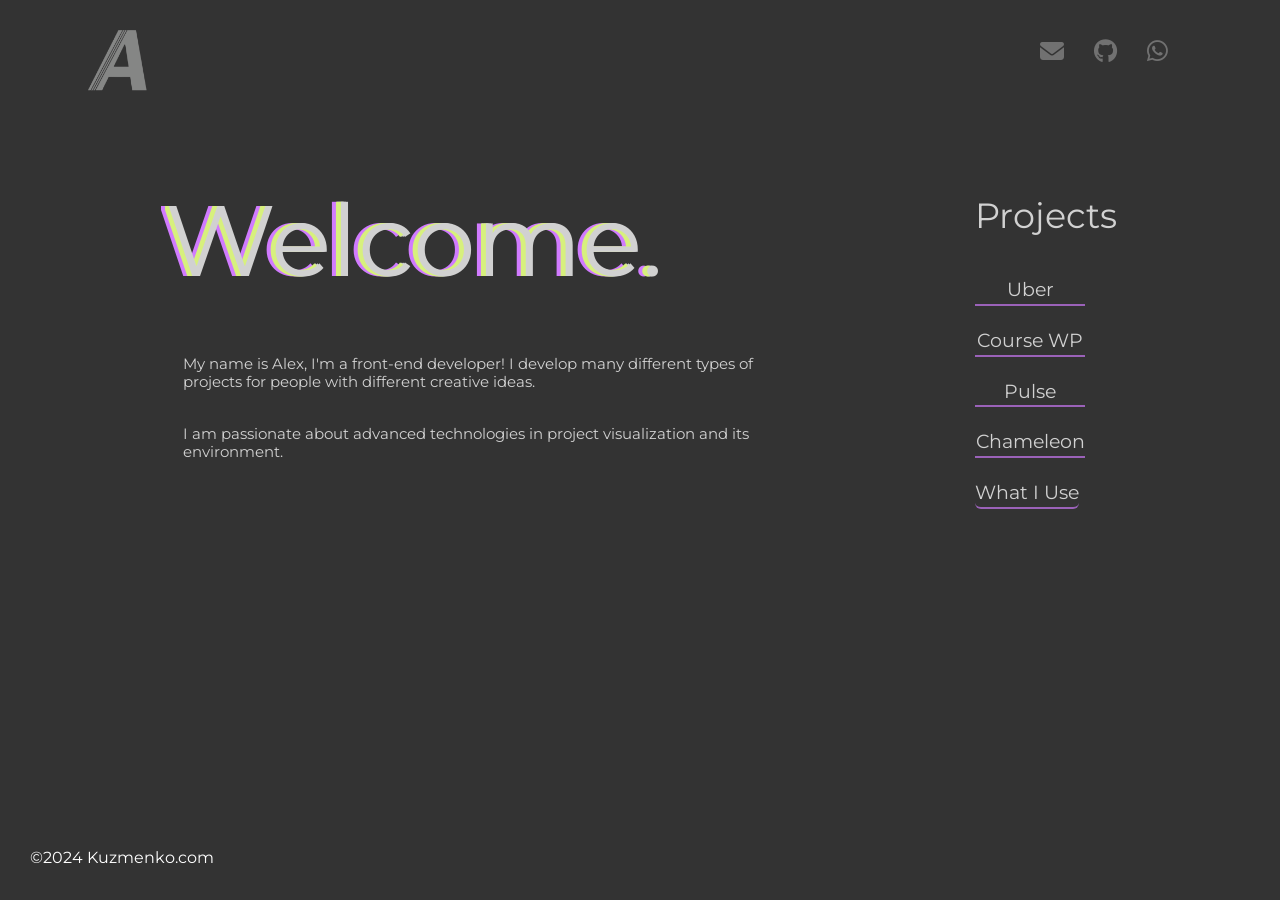
<file: index.html>
<!DOCTYPE html>
<html lang="en">
  <head>
    <meta charset="UTF-8" />
    <meta name="viewport" content="width=device-width, initial-scale=1.0" />
    <title>Portfolio_2024</title>

    <!--Fonts-->
    <link rel="preconnect" href="https://fonts.googleapis.com" />
    <link rel="preconnect" href="https://fonts.gstatic.com" crossorigin />
    <link
      href="https://fonts.googleapis.com/css2?family=Montserrat:wght@400;500;700&family=Playfair+Display:wght@400;500;700&family=Roboto+Mono:ital,wght@1,400;1,500;1,700&family=Roboto:ital,wght@1,100&display=swap"
      rel="stylesheet"
    />

    <!--Bootstrap-->
    <link
      href="https://cdn.jsdelivr.net/npm/bootstrap@5.3.2/dist/css/bootstrap.min.css"
      rel="stylesheet"
      integrity="sha384-T3c6CoIi6uLrA9TneNEoa7RxnatzjcDSCmG1MXxSR1GAsXEV/Dwwykc2MPK8M2HN"
      crossorigin="anonymous"
    />

    <!--Fonts font-awesome-->
    <link
      rel="stylesheet"
      href="https://cdnjs.cloudflare.com/ajax/libs/font-awesome/6.5.1/css/all.min.css"
    />

    <link rel="stylesheet" href="./scss/style.css" />
    <link rel="shortcut icon" href="./icons/favicon.ico" type="image/x-icon" />
  </head>
  <body>
    <div class="wrapper">
      <header class="header">
        <div class="container">
          <div class="header_items">
            <div class="header_items_logo">
              <img src="./icons/favicon.ico" alt="logo" />
            </div>
            <div class="header_items_social">
              <ul>
                <li>
                  <a
                    class="email"
                    aria-label="email"
                    href="mailto:alexkuzmenko93@gmail.com"
                  >
                    <i class="fa-solid fa-envelope fa-xl"></i>
                  </a>
                </li>
                <li>
                  <a
                    class="github"
                    aria-label="github"
                    href="https://github.com/AlexKuzmenk0"
                  >
                    <i class="fa-brands fa-github fa-xl"></i>
                  </a>
                </li>
                <li>
                  <a
                    class="whatsapp"
                    aria-label="whatsapp"
                    href="+380681956559"
                  >
                    <i class="fa-brands fa-whatsapp fa-xl"></i>
                  </a>
                </li>
              </ul>
            </div>
          </div>
        </div>
      </header>
      <main class="main">
        <div class="container">
          <div class="main_info">
            <div class="main_message">
              <div class="main_message_glitch" data-text="Welcome.">
                Welcome.
              </div>
              <span>
                <p>
                  My name is Alex, I'm a front-end developer! I develop many
                  different types of projects for people with different creative
                  ideas.
                </p>
                <br />
                <p>
                  I am passionate about advanced technologies in project
                  visualization and its environment.
                </p>
              </span>
            </div>
            <div class="main_projects">
              <h2>Projects</h2>
              <div class="main_projects_items">
                <a class="uber" href="./projects/uber/index.html">Uber</a>
                <a class="course-wp" href="https://course-wp.netlify.app"
                  >Course WP</a
                >
                <a class="pulse-s" href="https://pulse-s.netlify.app">Pulse</a>
                <a
                  class="chameleon"
                  href="./projects/chameleon project/chameleon.html"
                  >Chameleon</a
                >
              </div>
              <button type="button" class="btn btn-outline-light op-skills">
                What I Use
              </button>
            </div>
            <div class="main_projects_skills">
              <div class="main_projects_skills_stuff">
                <div class="main_projects_skills_stuff_close">
                  <i
                    class="fa-solid fa-circle-xmark fa-spin fa-spin-reverse fa-lg"
                  ></i>
                </div>
                <div>
                  <ul class="row row-cols-3">
                    <li class="col p-2">
                      HTML<i
                        class="fa-brands fa-html5 fa-xl"
                        style="color: #fa5700"
                      ></i>
                    </li>
                    <li class="col p-2">
                      CSS<i
                        class="fa-brands fa-css3-alt fa-xl"
                        style="color: #065df4"
                      ></i>
                    </li>
                    <li class="col p-2">
                      SASS<i
                        class="fa-brands fa-sass fa-xl"
                        style="color: #e864d0"
                      ></i>
                    </li>
                    <li class="col p-2">
                      JavaScript<i
                        class="fa-brands fa-js fa-xl"
                        style="color: #ffd43b"
                      ></i>
                    </li>
                    <li class="col p-2">
                      Bootstrap<i
                        class="fa-brands fa-bootstrap fa-xl"
                        style="color: #b197fc"
                      ></i>
                    </li>
                    <li class="col p-2">
                      Git<i
                        class="fa-brands fa-git-alt fa-xl"
                        style="color: #f45252"
                      ></i>
                    </li>
                    <li class="col p-2">
                      GitHub<i
                        class="fa-brands fa-github fa-xl"
                        style="color: #f7f7f8"
                      ></i>
                    </li>
                    <li class="col p-2">
                      Figma<i
                        class="fa-brands fa-figma fa-xl"
                        style="color: #f5f7fa"
                      ></i>
                    </li>
                    <li class="col p-2">
                      Gulp<i
                        class="fa-brands fa-gulp fa-xl"
                        style="color: #f44e4e"
                      ></i>
                    </li>
                    <li class="col p-2">
                      Shopify<i
                        class="fa-brands fa-shopify fa-xl"
                        style="color: #27ae1e"
                      ></i>
                    </li>
                  </ul>
                </div>
              </div>
            </div>
          </div>
        </div>
      </main>
      <footer class="footer">©2024 Kuzmenko.com</footer>
    </div>

    <!--Bootstrap-->
    <script
      src="https://cdn.jsdelivr.net/npm/bootstrap@5.3.2/dist/js/bootstrap.bundle.min.js"
      integrity="sha384-C6RzsynM9kWDrMNeT87bh95OGNyZPhcTNXj1NW7RuBCsyN/o0jlpcV8Qyq46cDfL"
      crossorigin="anonymous"
    ></script>
    <script src="./js/main.js"></script>
  </body>
</html>
</file>
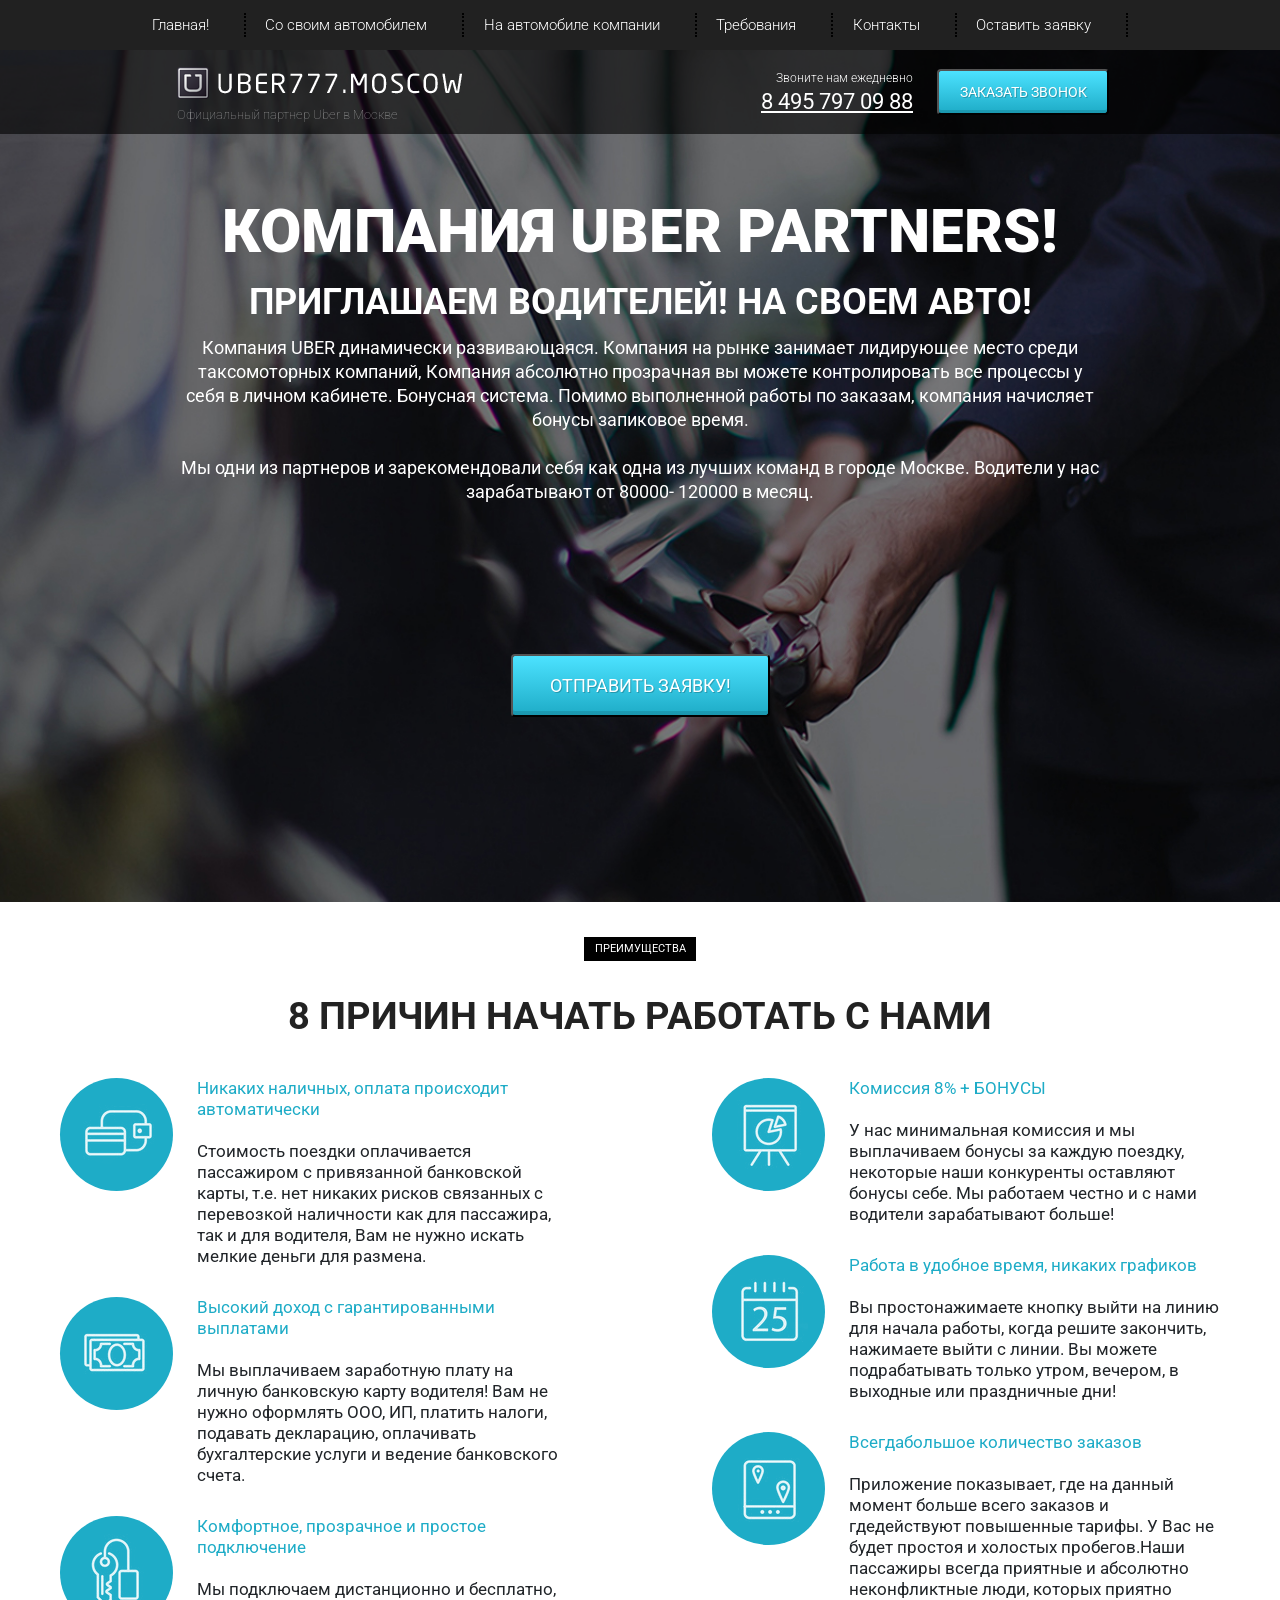
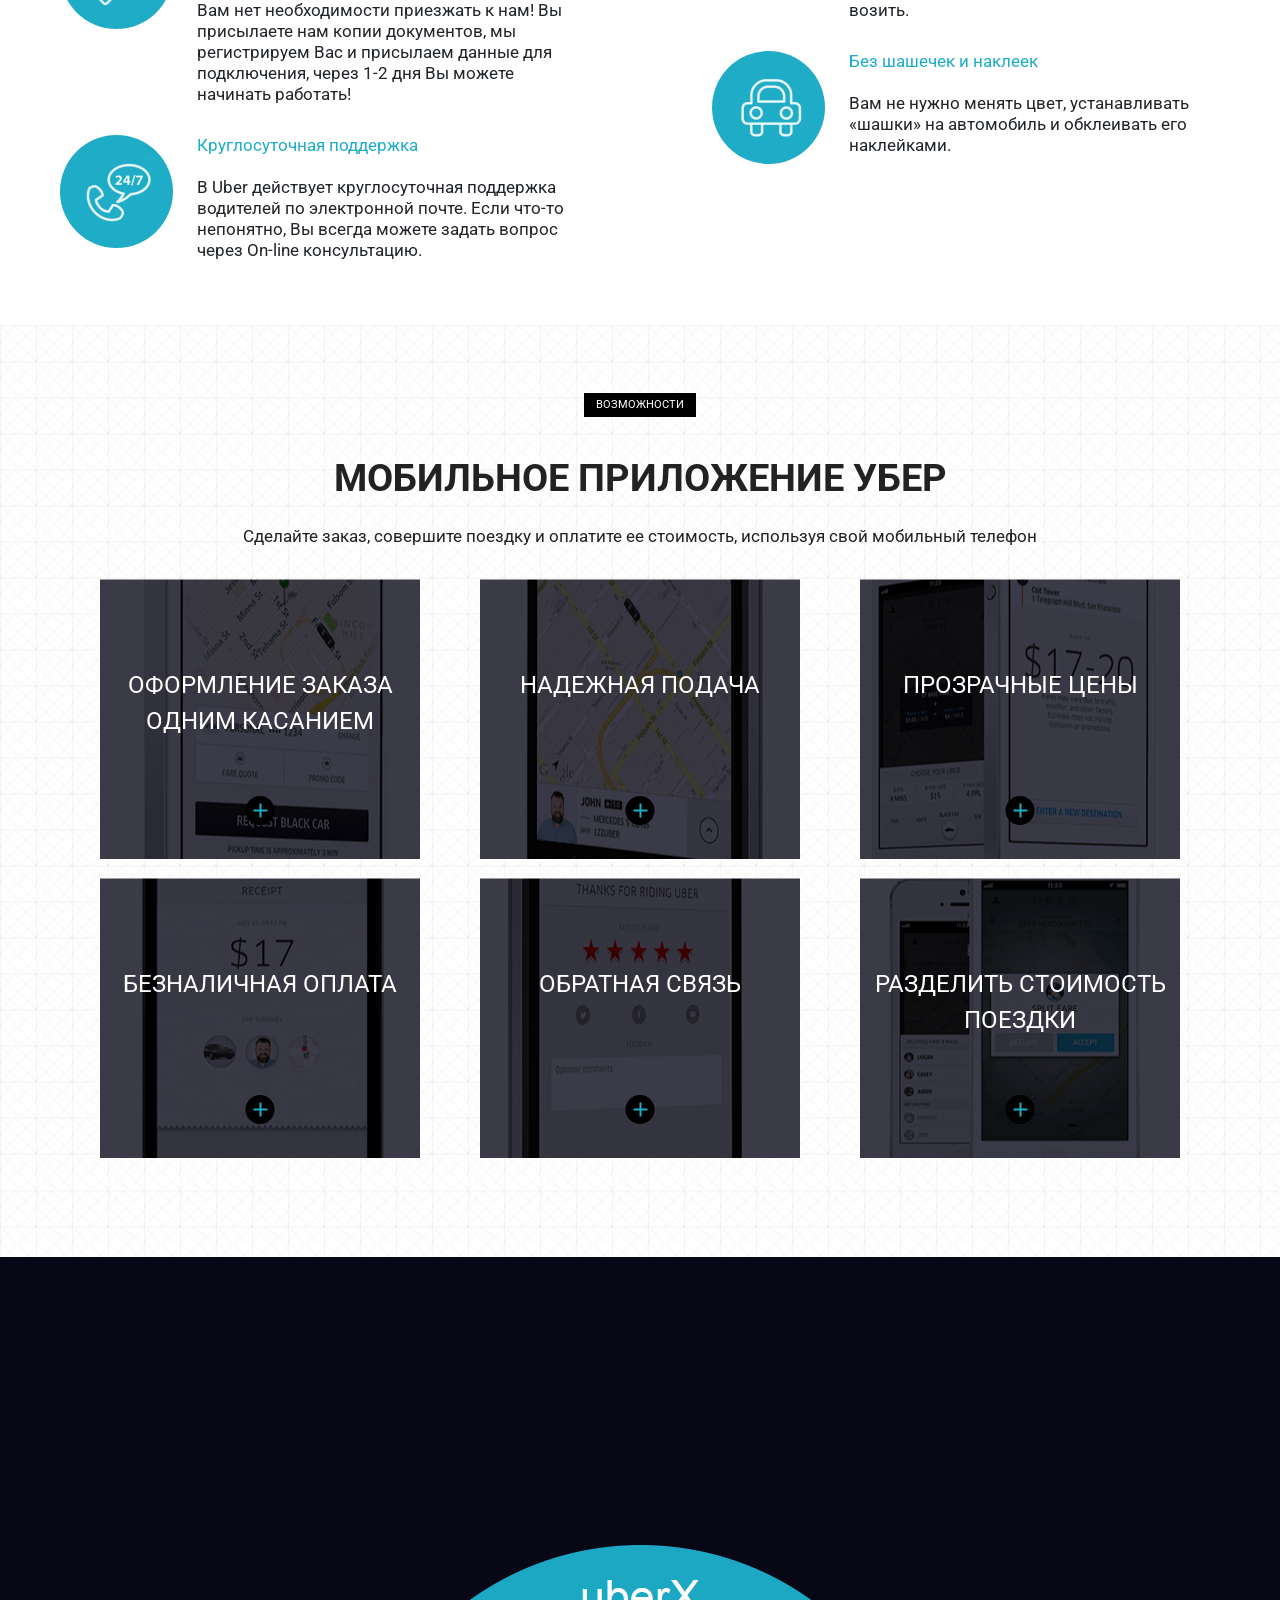
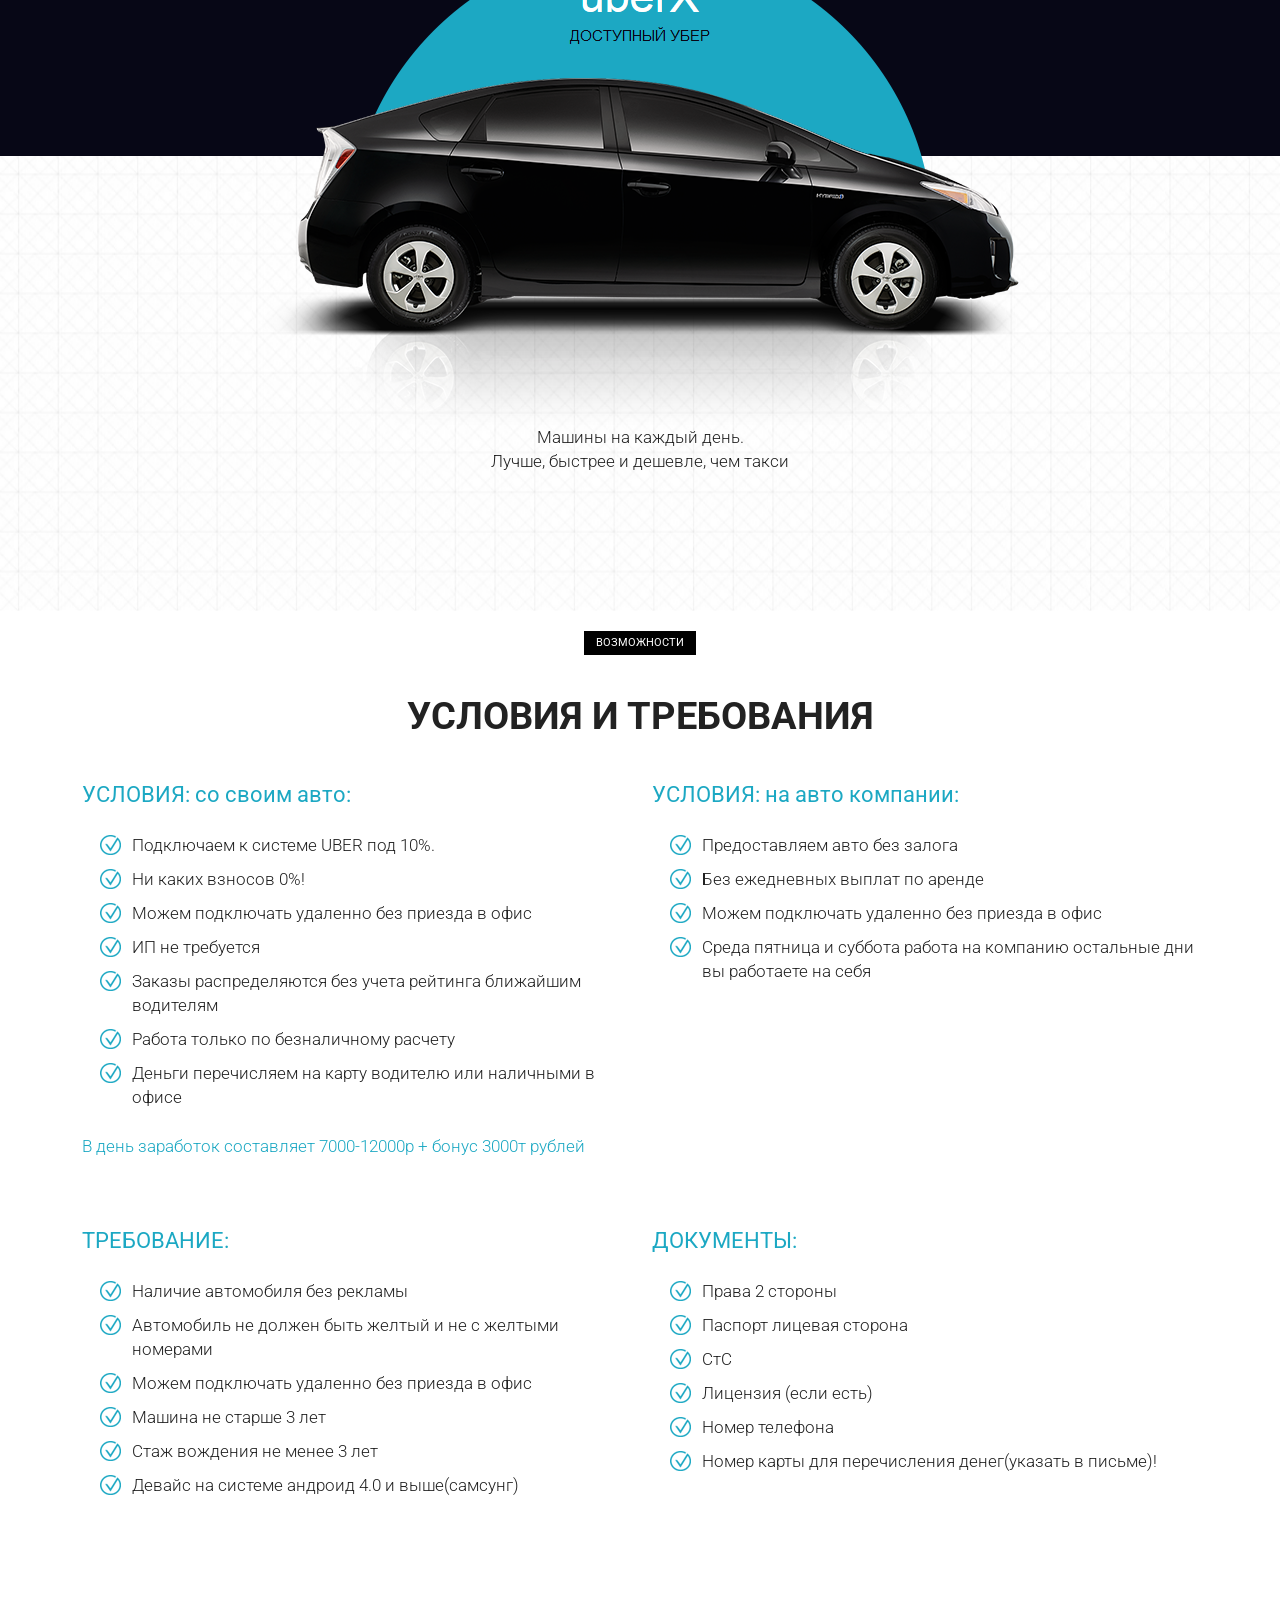
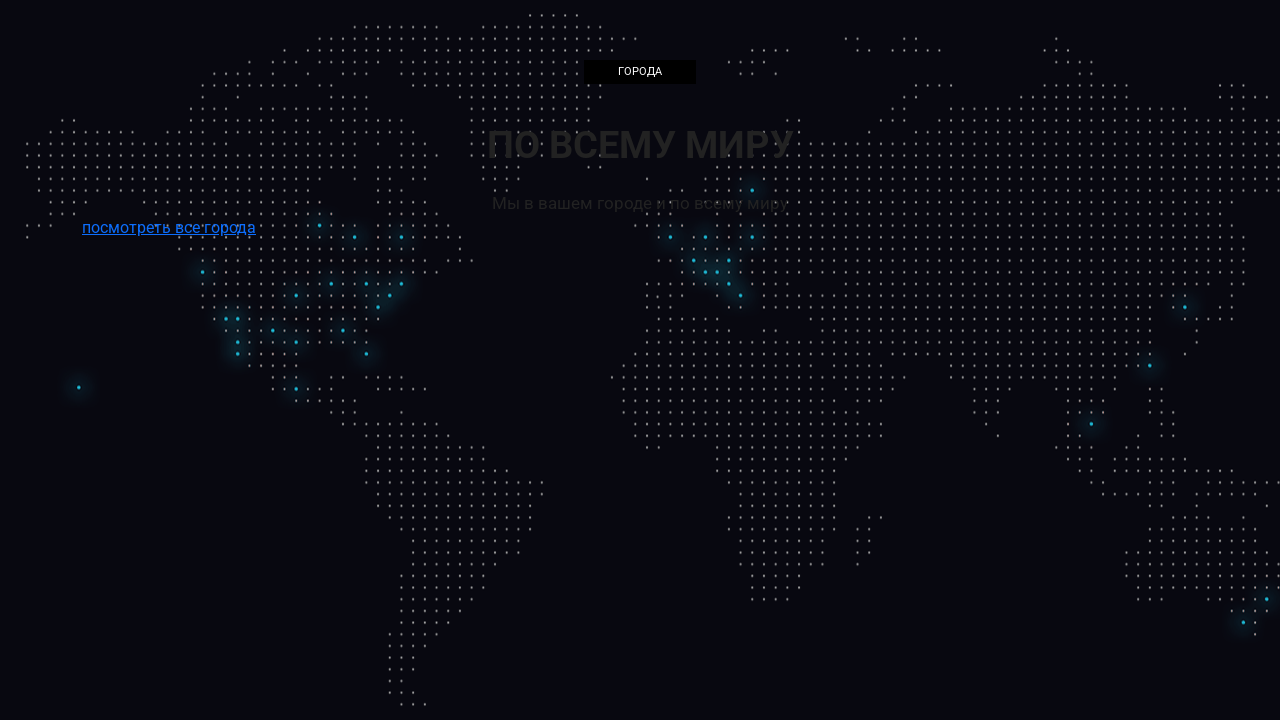
<file: projects/uber/index.html>
<!DOCTYPE html>
<html lang="en">
<head>
    <meta charset="UTF-8">
    <meta http-equiv="X-UA-Compatible" content="IE=edge">
    <meta name="viewport" content="width=device-width, initial-scale=1.0">
    <title>Document</title>
    <link href="https://fonts.googleapis.com/css2?family=Montserrat:wght@300;500&family=Roboto:wght@300;400;700&display=swap" rel="stylesheet">
    <link rel="stylesheet" href="css/bootstrap-reboot.css">
    <link rel="stylesheet" href="css/bootstrap-grid.css">
    <link rel="stylesheet" href="css/style.css">
</head>
<body>
    <header>
        <nav>
            <div class="container">
                <ul class="menu">
                    <li class="menu_item"><a href="#" class="menu_link">Главная!</a></li>
                    <li class="menu_item"><a href="#" class="menu_link">Со своим автомобилем</a></li>
                    <li class="menu_item"><a href="#" class="menu_link">На автомобиле компании</a></li>
                    <li class="menu_item"><a href="#" class="menu_link">Требования</a></li>
                    <li class="menu_item"><a href="#" class="menu_link">Контакты</a></li>
                    <li class="menu_item"><a href="#" class="menu_link">Оставить заявку</a></li>
                </ul>
            
            </div>
        </nav>

        <div class="subheader">
            <div class="container">
                <div class="row">
                    <div class="col-md-4 offset-md-1">
                        <a href="#" class="subheader_logo"><img src="img/Logo.png" alt="logo"></a>
                        <div class="subheader_official">Официальный партнер Uber в Москве</div>
                    </div>
                    
                    <div class="col-md-2 offset-md-2">
                        <div class="subheader_call">
                            Звоните нам ежедневно
                            <a href="tel:8 495 797 09 88" class="subheader_phone">8 495 797 09 88</a>
                        </div>
                    </div>
                    
                    <div class="col-md-2">
                        <button class="subheader_btn">заказать звонок</button>
                    </div>
                </div>
            </div>
        </div>
    </header>

    <section class="promo">
        <div class="container">
            <div class="row">
                <div class="col-md-10 offset-md-1">
                    <h1 class="promo_header">КОМПАНИЯ UBER PARTNERS!</h1>
                    <h2 class="promo_subheader">ПРИГЛАШАЕМ ВОДИТЕЛЕЙ! НА СВОЕМ АВТО!</h2>
                    <div class="promo_descr">
                        Компания UBER динамически развивающаяся. Компания на рынке занимает лидирующее место среди таксомоторных компаний,
                        Компания абсолютно прозрачная вы можете контролировать все процессы у себя в личном кабинете. Бонуcная система. Помимо
                        выполненной работы по заказам, компания начисляет бонусы запиковое время. <br> <br>
                        Мы одни из партнеров и зарекомендовали себя
                        как одна из лучших команд в городе Москве. Водители у нас зарабатывают от 80000- 120000 в месяц.
                    </div>
                    <button class="promo_btn">ОТПРАВИТЬ ЗАЯВКУ!</button>
                </div>
            </div>
        </div>
    </section>

    <section class="bonefis">
        <div class="conteiner">
            <div class="label">преимущества</div>
            <h2 class="tittle">8 причин начать работать с нами</h2>
            <div class="row">
                <div class="col-md-6">
                        <div class="bonefis_item">
                            <div class="bonefis_round"><img src="icons/icons-1.png" alt="1" class="bonefis_item_img"></div>
                            <div class="bonefis_descr"><span class="bonefis_descr_text">Никаких наличных, оплата происходит автоматически</span> <br> <br>
                             Стоимость поездки оплачивается пассажиром с привязанной банковской
                            карты, т.е. нет никаких рисков связанных с перевозкой наличности как для пассажира, так и для водителя, Вам не нужно
                            искать мелкие деньги для размена.</div>
                        </div>
                        
                        <div class="bonefis_item">
                            <div class="bonefis_round"><img src="icons/icons-3.png" alt="3" class="bonefis_item_img"></div>
                            <div class="bonefis_descr"><span class="bonefis_descr_text">Высокий доход с гарантированными выплатами</span>  <br> <br>
                            Мы выплачиваем заработную плату на личную банковскую карту водителя! Вам не
                            нужно оформлять ООО, ИП, платить налоги, подавать декларацию, оплачивать бухгалтерские услуги и ведение банковского
                            счета.</div>
                        </div>
                        
                        <div class="bonefis_item">
                            <div class="bonefis_round"><img src="icons/icons-5.png" alt="5" class="bonefis_item_img"></div>
                            <div class="bonefis_descr"><span class="bonefis_descr_text">Комфортное, прозрачное и простое подключение</span>  <br> <br>
                            Мы подключаем дистанционно и бесплатно, Вам нет необходимости приезжать к нам! Вы присылаете нам копии документов, мы регистрируем Вас и присылаем данные для подключения, через 1-2 дня Вы можете начинать работать!</div>
                        </div>
                        
                        <div class="bonefis_item">
                            <div class="bonefis_round"><img src="icons/icons-7.png" alt="7" class="bonefis_item_img"></div>
                            <div class="bonefis_descr"><span class="bonefis_descr_text">Круглосуточная поддержка</span> <br> <br>
                            В Uber действует круглосуточная поддержка водителей по электронной почте. Если что-то непонятно, Вы всегда можете задать вопрос через On-line консультацию.</div>
                        </div>
                        
                </div>

                <div class="col-md-6">
                    <div class="bonefis_item">
                        <div class="bonefis_round"><img src="icons/icons-2.png" alt="2" class="bonefis_item_img"></div>
                        <div class="bonefis_descr"><span class="bonefis_descr_text">Комиссия 8% + БОНУСЫ</span> <br> <br>
                        У нас минимальная комиссия и
                        мы выплачиваем бонусы за каждую поездку, некоторые наши конкуренты
                        оставляют бонусы себе. Мы работаем честно и с нами водители зарабатывают больше!</div>
                    </div>
                    <div class="bonefis_item">
                        <div class="bonefis_round"><img src="icons/icons-4.png" alt="4" class="bonefis_item_img"></div>
                        <div class="bonefis_descr"><span class="bonefis_descr_text">Работа в удобное время, никаких графиков</span> <br> <br>
                        Вы простонажимаете кнопку выйти на линию для начала работы, когда решите закончить, нажимаете выйти с линии. Вы можете подрабатывать только утром, вечером, в выходные или праздничные дни!</div>
                    </div>
                    <div class="bonefis_item">
                        <div class="bonefis_round"><img src="icons/icons-6.png" alt="6" class="bonefis_item_img"></div>
                        <div class="bonefis_descr"><span class="bonefis_descr_text">Всегдабольшое количество заказов</span> <br> <br> Приложение показывает, где на данный момент больше всего заказов и гдедействуют повышенные тарифы. У Вас не будет простоя и холостых пробегов.Наши пассажиры всегда приятные и абсолютно
                        неконфликтные люди, которых приятно возить.</div>
                    </div>
                    <div class="bonefis_item">
                        <div class="bonefis_round"><img src="icons/icons-8.png" alt="8" class="bonefis_item_img"></div>
                        <div class="bonefis_descr"><span class="bonefis_descr_text">Без шашечек и наклеек</span> <br> <br>
                        Вам не нужно менять цвет, устанавливать «шашки» на автомобиль и обклеивать его наклейками.</div>
                    </div>
                </div>
            </div>


        </div>
    </section>

    <section class="mobil">
        <div class="container">
            <div class="label">Возможности</div>
            <div class="tittle">мобильное приложение убер</div>
            <div class="subtittle">Сделайте заказ, совершите поездку и оплатите ее стоимость, используя свой мобильный телефон</div>

            <div class="row">
                <div class="col-md-4">
                    <div class="mobil_item mobil_item_1">
                        <div class="mobil_item_subtittle">оформление заказа одним касанием</div>
                        <div class="mobil_item_plus"><img src="icons/Плюс.png" alt="plus"></div>
                    </div>
                </div>
                <div class="col-md-4">
                    <div class="mobil_item mobil_item_2">
                        <div class="mobil_item_subtittle">надежная подача</div>
                        <div class="mobil_item_plus"><img src="icons/Плюс.png" alt="plus"></div>
                    </div>
                </div>
                <div class="col-md-4">
                    <div class="mobil_item mobil_item_3">
                        <div class="mobil_item_subtittle">прозрачные цены</div>
                        <div class="mobil_item_plus"><img src="icons/Плюс.png" alt="plus"></div>
                    </div>
                </div>
                <div class="col-md-4">
                    <div class="mobil_item mobil_item_4">
                        <div class="mobil_item_subtittle">безналичная оплата</div>
                        <div class="mobil_item_plus"><img src="icons/Плюс.png" alt="plus"></div>
                    </div>
                </div>
                <div class="col-md-4">
                    <div class="mobil_item mobil_item_5">
                        <div class="mobil_item_subtittle">обратная связь</div>
                        <div class="mobil_item_plus"><img src="icons/Плюс.png" alt="plus"></div>
                    </div>
                </div>
                <div class="col-md-4">
                    <div class="mobil_item mobil_item_6">
                        <div class="mobil_item_subtittle">разделить стоимость поездки</div>
                        <div class="mobil_item_plus"><img src="icons/Плюс.png" alt="plus"></div>
                    </div>
                </div>
            </div>
        </div>
    </section>

    <section class="car">
        <div class="container">
            <div class="black"></div>
                <div class="label car_label">Возможности</div>
                <div class="tittle car_tittle">Выбор - отличная штука!</div>
                <div class="subtittle car_subtittle">Закажите автомобиль, который подходит вам по стилю и бюджету</div>
                <img src="img/car.png" alt="car" class="car_img">
                <div class="car_text">Машины на каждый день. <br> Лучше, быстрее и дешевле, чем такси</div>
        </div>
    </section>

    <section class="raquire">
        <div class="container">
            <div class="label">Возможности</div>
            <div class="tittle">условия и требования</div>
            <div class="row">
                <div class="col-md-6">
                    <div class="requier_block">
                        <div class="requier_block">
                            <div class="requier_tittle">УСЛОВИЯ: со своим авто:</div>
                            <ul class="requier_list">
                                <li>Подключаем к системе UBER под 10%.</li>
                                <li>Ни каких взносов 0%!</li>
                                <li>Можем подключать удаленно без приезда в офис</li>
                                <li>ИП не требуется</li>
                                <li>Заказы распределяются без учета рейтинга ближайшим водителям</li>
                                <li>Работа только по безналичному расчету</li>
                                <li>Деньги перечисляем на карту водителю или наличными в офисе</li>
                            </ul>
                            <div class="requier_descr">В день заработок составляет 7000-12000р + бонус 3000т рублей</div>
                        </div>
                    </div>
                </div>
                <div class="col-md-6">
                    <div class="requier_block">
                        <div class="requier_tittle">УСЛОВИЯ: на авто компании:</div>
                        <ul class="requier_list">
                            <li>Предоставляем авто без залога</li>
                            <li>Без ежедневных выплат по аренде</li>
                            <li>Можем подключать удаленно без приезда в офис</li>
                            <li>Среда пятница и суббота работа на компанию остальные дни вы работаете на себя</li>
                        </ul>
                    </div>
                </div>
                <div class="col-md-6">
                    <div class="requier_block requier_block_nbm warning">
                        <div class="requier_tittle">ТРЕБОВАНИЕ:</div>
                        <ul class="requier_list">
                            <li>Наличие автомобиля без рекламы</li>
                            <li>Автомобиль не должен быть желтый и не с желтыми номерами</li>
                            <li>Можем подключать удаленно без приезда в офис</li>
                            <li>Машина не старше 3 лет</li>
                            <li>Стаж вождения не менее 3 лет</li>
                            <li>Девайс на системе андроид 4.0 и выше(самсунг)</li>
                        </ul>
                    </div>
                </div>
                <div class="col-md-6">
                    <div class="requier_block requier_block_nbm warning">
                        <div class="requier_tittle">ДОКУМЕНТЫ:</div>
                        <ul class="requier_list">
                            <li>Права 2 стороны</li>
                            <li>Паспорт лицевая сторона</li>
                            <li>СтС</li>
                            <li>Лицензия (если есть)</li>
                            <li>Номер телефона</li>
                            <li>Номер карты для перечисления денег(указать в письме)!</li>
                        </ul>
                    </div>
                </div>
            </div>
        </div>
    </section>

    <section class="map">
        <div class="container">
            <div class="label">города</div>
            <div class="tittle">По всему миру</div>
            <div class="subtittle">Мы в вашем городе и по всему миру</div>
            <div class="sub_label"><a href="#">посмотреть все города</a></div>
        </div>
    </section>

    






</body>
</html>
</file>
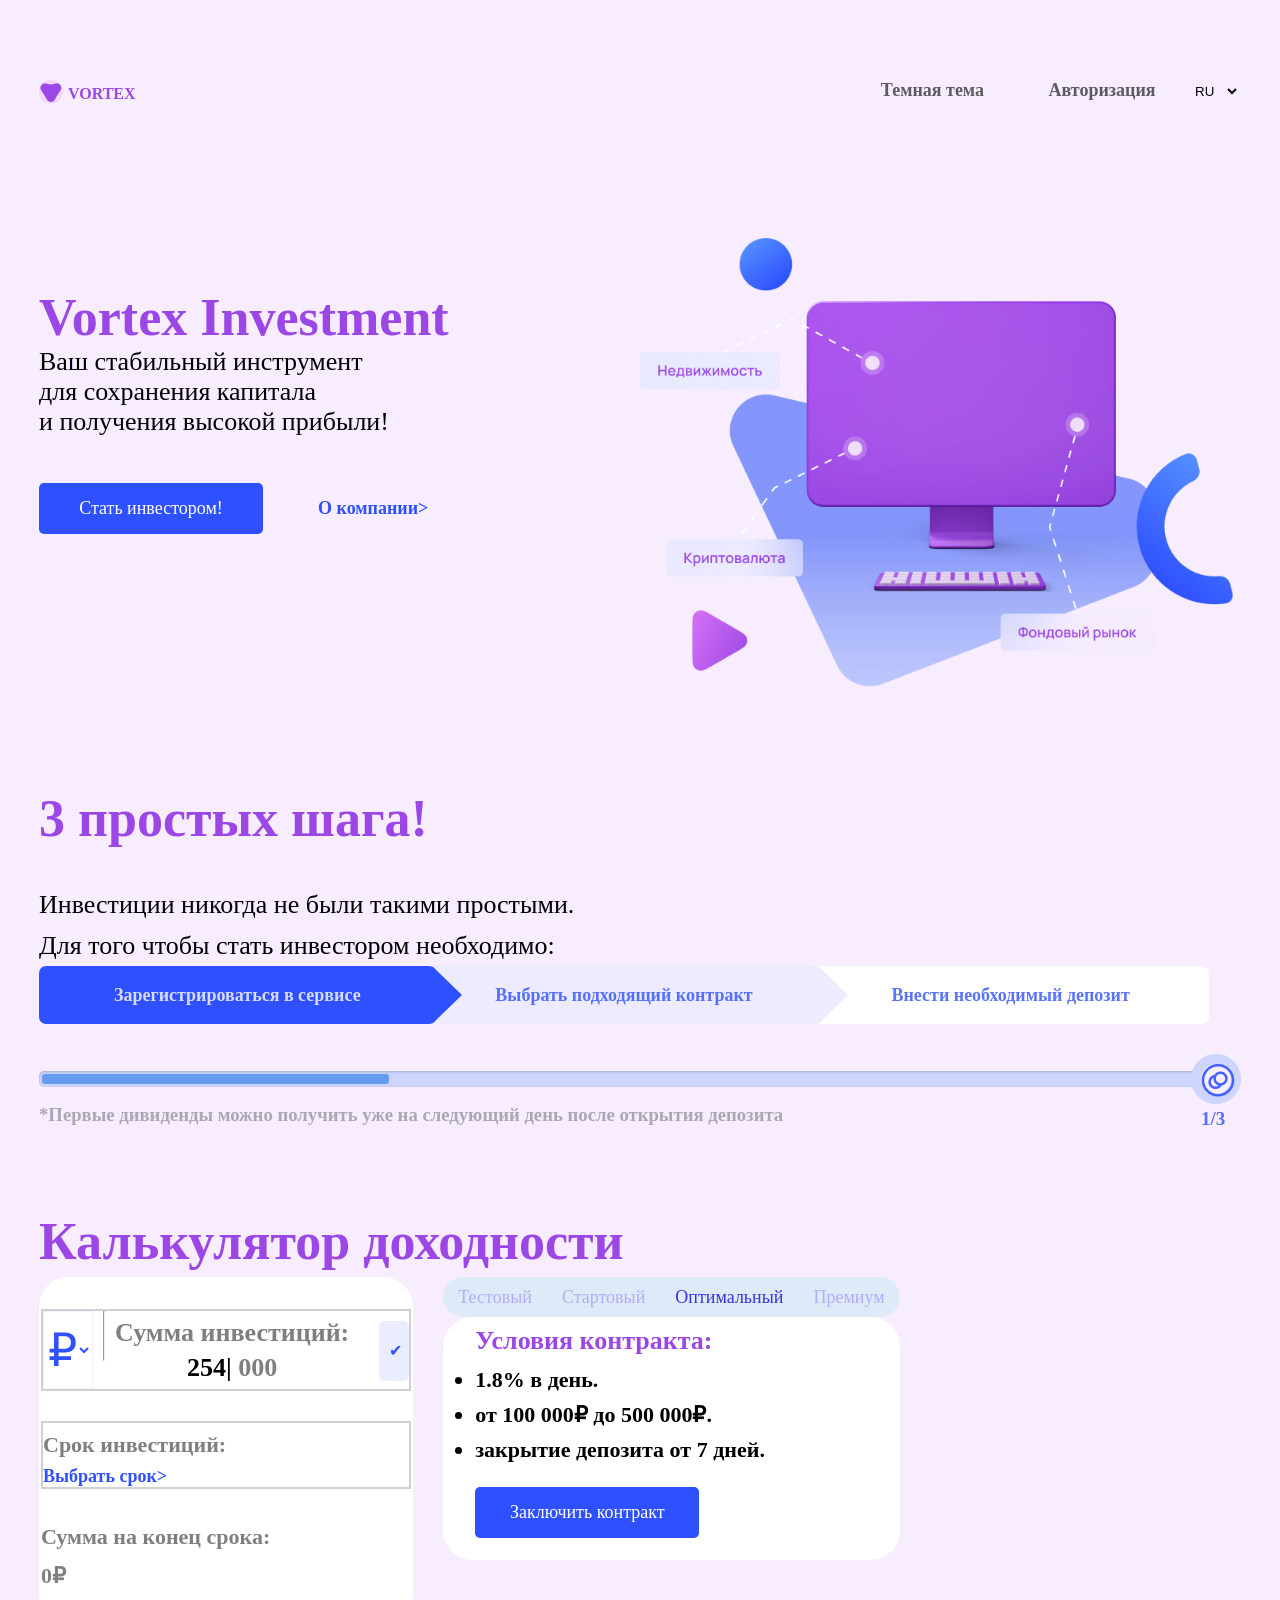
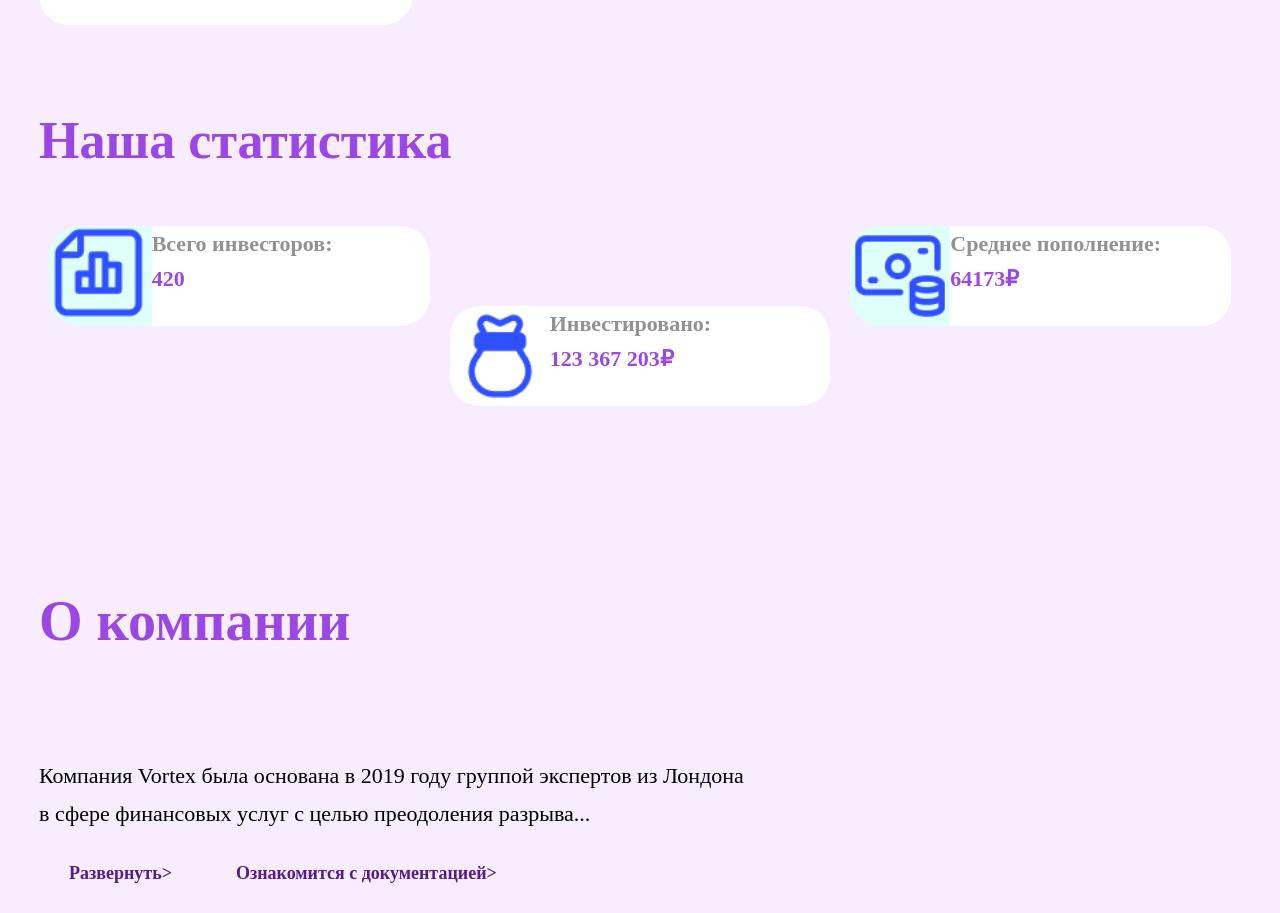
<file: projects/chameleon project/chameleon.html>
<!DOCTYPE html>
<html lang="en">
<head>
    <meta charset="UTF-8">
    <meta http-equiv="X-UA-Compatible" content="IE=edge">
    <meta name="viewport" content="width=device-width, initial-scale=1.0">
    <title>Chameleon</title>
    <link rel="stylesheet" href="css/chameleon.css">
</head>
<body>
    <header class="clearfix">   
    <div class="container first">
        <div class="header-logo"><img src="img/лого.png" alt="">
        <p>VORTEX</p></div>
        <nav>
            <ul class="buttom">
                <li> <a href="#">Темная тема</a></li>
                <li> <a href="#">Авторизация</a> </li>
                <select name="" id="">
                    <option value="RU">RU</option>
                    <option value="UA">UA</option>
                    <option value="ENG">ENG</option>
                </select>
            </ul>     
        </nav>
    </div>
    </header>
   
<div class="container block1 clearfix">
    <div class="Text">
        <h1>Vortex Investment</h1>
        <p>Ваш стабильный инструмент <br>
        для сохранения капитала <br>
        и получения высокой прибыли!</p>
        <div class="Text-buttom">
            <a href="" class="buttom1">Стать инвестором!</a>
            <a href="" class="buttom2">О компании></a>
        </div>
    </div>
    <div class="Big-img"><img src="img/Комп.png" alt=""></div>
   
</div>

<div class="container steps-main">
    <h1>3 простых шага!</h1>
    <p>Инвестиции никогда не были такими простыми. <br>
    Для того чтобы стать инвестором необходимо:</p>
   <div class="steps">
       <div class="step">
           Зарегистрироваться в сервисе
       </div>
       <div class="step">
           Выбрать подходящий контракт
       </div>
       <div class="step">
           Внести необходимый депозит
       </div>
   </div>
<div class="wrapper">
    <div class="progress-bar">
        <span class="progress-bar-fill" style="width: 30%"></span>
    </div>
    <div class="progress-img"><img src="img/block2-круг прогрес.png" alt=""></div>
    
</div>
<h3>*Первые дивиденды можно получить уже на следующий день после открытия депозита</h3>
</div>

<div class="container block3">
    <h1>Калькулятор доходности</h1>
    <div class="container1">
     <div class="sum">
        <div class="first">
            <select name="" id="" class="select">
                <option value="rub">&#8381</option>
                <option value="ua">&#8372</option>
                <option value="dol">&#36</option>
            </select>
            <hr width="1" size="10">
            <div class="first-block">
                <p>Сумма инвестиций: <br> <span>254|</span> 000</p>
                <div class="mark">&#10004</div>
            </div>
        </div>
        <div class="second">
            <p>Срок инвестиций:</p>
            <a href="" class="buttom">Выбрать срок></a>
        </div>
        <div class="last">
            <p>Сумма на конец срока:</p>
            <p>0&#8381</p>
        </div>
     </div>
     <div class="conditions">
        <div class="head">
            <div class="head1">Тестовый</div>
            <div class="head1">Стартовый</div>
            <div class="head2">Оптимальный</div>
            <div class="head1">Премиум</div>
        </div>
        <div class="text">
            <p>Условия контракта:</p>
            <ul>
                <li>1.8% в день.</li>
                <li>от 100 000₽ до 500 000₽.</li>
                <li>закрытие депозита от 7 дней.</li>
            </ul>
            <a href="" class="text-buttom">Заключить контракт</a>
        </div>
      </div>
    </div>
</div>

<div class="container static">
    <h1>Наша статистика</h1>
    <div class="statics">
     <div class="statics1">
        <img src="img/static firts.png" alt="">
        <p>Всего инвесторов: <br> <span> 420</span></p>
     </div>
     <div class="statics2">
        <img src="img/static second.png" alt="">
        <p>Инвестировано: <br> <span> 123 367 203₽</span></p>
     </div>
    <div class="statics1">
        <img src="img/static therd.png" alt="">
        <p>Среднее пополнение: <br> <span> 64173₽</span></p>
     </div>
    </div>
</div>

<div class="container finish">
    <h1>О компании</h1>
    <p>Компания Vortex была основана в 2019 году группой экспертов из Лондона <br> в сфере финансовых услуг с целью преодоления разрыва...</p>
    <a href="" class="finish-B">Развернуть></a>
    <a href="" class="finish-B">Ознакомится с документацией></a>
</div>





    
</body>
</html>
</file>
<file: scss/style.css>
/* Reset and base styles  */
* {
  padding: 0px;
  margin: 0px;
  border: none;
}

*,
*::before,
*::after {
  box-sizing: border-box;
}

/* Links */
a, a:link, a:visited {
  text-decoration: none;
}

a:hover {
  text-decoration: none;
}

/* Common */
aside, nav, footer, header, section, main {
  display: block;
}

h1, h2, h3, h4, h5, h6, p {
  font-size: inherit;
  font-weight: inherit;
}

ul, ul li {
  list-style: none;
}

img {
  vertical-align: top;
}

img, svg {
  max-width: 100%;
  height: auto;
}

address {
  font-style: normal;
}

/* Form */
input, textarea, button, select {
  font-family: inherit;
  font-size: inherit;
  color: inherit;
  background-color: transparent;
}

input::-ms-clear {
  display: none;
}

button, input[type=submit] {
  display: inline-block;
  box-shadow: none;
  background-color: transparent;
  background: none;
  cursor: pointer;
}

input:focus, input:active,
button:focus, button:active {
  outline: none;
}

button::-moz-focus-inner {
  padding: 0;
  border: 0;
}

label {
  cursor: pointer;
}

legend {
  display: block;
}

.header_items {
  display: flex;
  flex-direction: row;
  flex-wrap: nowrap;
  justify-content: space-between;
  align-items: center;
  margin-top: 25px;
}
.header_items_logo {
  cursor: pointer;
}
.header_items_logo img {
  max-width: 70px;
}
.header_items_social ul {
  padding: 0;
  display: flex;
  flex-direction: row;
  flex-wrap: nowrap;
}
.header_items_social ul li {
  list-style: none;
}
.header_items_social ul li i {
  color: #717171;
  padding-right: 30px;
}
.header_items_social ul li a.email:hover i {
  color: rgb(202, 202, 202);
  transform: scale(1.3);
}
.header_items_social ul li a.github:hover i {
  color: #ffffff;
  transform: scale(1.3);
}
.header_items_social ul li a.whatsapp:hover i {
  color: rgb(2, 218, 2);
  transform: scale(1.3);
}

.main {
  display: flex;
  flex-direction: column;
  align-items: center;
  margin-top: 70px;
}
.main_info {
  display: flex;
  flex-direction: row;
  justify-content: space-around;
}
.main_message {
  display: flex;
  flex-direction: column;
  flex-wrap: nowrap;
}
.main_message_glitch {
  position: relative;
  color: var(--txt-color);
  font-size: 100px;
  animation: glitch 5s 5s infinite;
}
.main_message_glitch::before {
  content: attr(data-text);
  position: absolute;
  left: -2px;
  text-shadow: -5px 0 rgb(209, 123, 255);
  overflow: hidden;
  top: 0;
  animation: noise-1 8s linear infinite alternate-reverse, glitch 5s 5.05s infinite;
}
.main_message_glitch::after {
  content: attr(data-text);
  position: absolute;
  left: 2px;
  text-shadow: -5px 0 rgb(215, 240, 125);
  overflow: hidden;
  top: 0;
  animation: noise-2 5s linear infinite alternate-reverse, glitch 5s 5.05s infinite;
}
@keyframes glitch {
  1% {
    transform: rotatex(10deg) skewX(90deg);
  }
  2% {
    transform: rotateX(0deg) skewX(0deg);
  }
}
@keyframes noise-1 {
  3.3333333333% {
    clip-path: inset(69px 0 7px 0);
  }
  6.6666666667% {
    clip-path: inset(97px 0 4px 0);
  }
  10% {
    clip-path: inset(13px 0 46px 0);
  }
  13.3333333333% {
    clip-path: inset(62px 0 15px 0);
  }
  16.6666666667% {
    clip-path: inset(95px 0 6px 0);
  }
  20% {
    clip-path: inset(37px 0 8px 0);
  }
  23.3333333333% {
    clip-path: inset(19px 0 9px 0);
  }
  26.6666666667% {
    clip-path: inset(64px 0 28px 0);
  }
  30% {
    clip-path: inset(43px 0 2px 0);
  }
  33.3333333333% {
    clip-path: inset(49px 0 26px 0);
  }
  36.6666666667% {
    clip-path: inset(79px 0 4px 0);
  }
  40% {
    clip-path: inset(1px 0 50px 0);
  }
  43.3333333333% {
    clip-path: inset(49px 0 51px 0);
  }
  46.6666666667% {
    clip-path: inset(31px 0 37px 0);
  }
  50% {
    clip-path: inset(36px 0 41px 0);
  }
  53.3333333333% {
    clip-path: inset(27px 0 13px 0);
  }
  56.6666666667% {
    clip-path: inset(4px 0 20px 0);
  }
  60% {
    clip-path: inset(17px 0 15px 0);
  }
  63.3333333333% {
    clip-path: inset(24px 0 16px 0);
  }
  66.6666666667% {
    clip-path: inset(25px 0 31px 0);
  }
  70% {
    clip-path: inset(25px 0 46px 0);
  }
  73.3333333333% {
    clip-path: inset(76px 0 15px 0);
  }
  76.6666666667% {
    clip-path: inset(78px 0 15px 0);
  }
  80% {
    clip-path: inset(43px 0 38px 0);
  }
  83.3333333333% {
    clip-path: inset(76px 0 12px 0);
  }
  86.6666666667% {
    clip-path: inset(77px 0 15px 0);
  }
  90% {
    clip-path: inset(66px 0 18px 0);
  }
  93.3333333333% {
    clip-path: inset(46px 0 48px 0);
  }
  96.6666666667% {
    clip-path: inset(62px 0 17px 0);
  }
  100% {
    clip-path: inset(99px 0 2px 0);
  }
}
@keyframes noise-2 {
  0% {
    clip-path: inset(26px 0 67px 0);
  }
  3.3333333333% {
    clip-path: inset(53px 0 23px 0);
  }
  6.6666666667% {
    clip-path: inset(9px 0 21px 0);
  }
  10% {
    clip-path: inset(77px 0 24px 0);
  }
  13.3333333333% {
    clip-path: inset(77px 0 9px 0);
  }
  16.6666666667% {
    clip-path: inset(18px 0 71px 0);
  }
  20% {
    clip-path: inset(8px 0 21px 0);
  }
  23.3333333333% {
    clip-path: inset(65px 0 29px 0);
  }
  26.6666666667% {
    clip-path: inset(28px 0 26px 0);
  }
  30% {
    clip-path: inset(49px 0 52px 0);
  }
  33.3333333333% {
    clip-path: inset(48px 0 49px 0);
  }
  36.6666666667% {
    clip-path: inset(46px 0 34px 0);
  }
  40% {
    clip-path: inset(54px 0 21px 0);
  }
  43.3333333333% {
    clip-path: inset(39px 0 2px 0);
  }
  46.6666666667% {
    clip-path: inset(79px 0 7px 0);
  }
  50% {
    clip-path: inset(46px 0 45px 0);
  }
  53.3333333333% {
    clip-path: inset(99px 0 2px 0);
  }
  56.6666666667% {
    clip-path: inset(33px 0 56px 0);
  }
  60% {
    clip-path: inset(83px 0 9px 0);
  }
  63.3333333333% {
    clip-path: inset(23px 0 17px 0);
  }
  66.6666666667% {
    clip-path: inset(33px 0 41px 0);
  }
  70% {
    clip-path: inset(91px 0 3px 0);
  }
  73.3333333333% {
    clip-path: inset(61px 0 4px 0);
  }
  76.6666666667% {
    clip-path: inset(24px 0 70px 0);
  }
  80% {
    clip-path: inset(42px 0 18px 0);
  }
  83.3333333333% {
    clip-path: inset(12px 0 21px 0);
  }
  86.6666666667% {
    clip-path: inset(8px 0 81px 0);
  }
  90% {
    clip-path: inset(41px 0 22px 0);
  }
  93.3333333333% {
    clip-path: inset(7px 0 6px 0);
  }
  96.6666666667% {
    clip-path: inset(42px 0 26px 0);
  }
  100% {
    clip-path: inset(55px 0 45px 0);
  }
}
.main_message span {
  display: block;
  max-width: 650px;
  padding: 40px 0 0 20px;
  color: var(--txt-color);
  line-height: 1.2;
  font-size: 15px;
}
.main_projects {
  margin-top: 30px;
  position: relative;
}
.main_projects h2 {
  color: var(--txt-color);
  font-size: 35px;
}
.main_projects_items {
  display: flex;
  flex-direction: column;
  flex-wrap: nowrap;
  margin-top: 18px;
}
.main_projects_items a {
  max-width: 110px;
  padding-top: 20px;
  color: var(--txt-color);
  font-size: larger;
  list-style: none;
  border-bottom: 2px solid var(--liner-color);
  transition: 0.9s;
  text-align: center;
}
.main_projects_items a.uber:hover {
  color: #19a8c3;
  transform: scale(1.5);
}
.main_projects_items a.course-wp:hover {
  color: #f9bf3b;
  transform: scale(1.5);
}
.main_projects_items a.pulse-s:hover {
  color: #fff;
  transform: scale(1.5);
}
.main_projects_items a.chameleon:hover {
  color: #9b47e5;
  transform: scale(1.5);
}
.main_projects button {
  margin-top: 20px;
  color: var(--txt-color);
  font-size: larger;
  padding: 0;
  border: none;
  border-bottom: 2px solid var(--liner-color);
}
.main_projects_skills {
  max-width: 755px;
  visibility: hidden;
  z-index: 1;
  position: absolute;
  left: 10rem;
}
.main_projects_skills .active {
  left: 0;
  visibility: visible;
  opacity: 1;
}
.main_projects_skills_stuff {
  margin: 0;
  padding: 0;
  text-align: center;
  border: 2px solid rgba(221, 221, 221, 0.8666666667);
  color: rgb(26, 229, 195);
}
.main_projects_skills_stuff ul {
  margin: 0;
  padding: 10px;
  font-size: 20px;
}
.main_projects_skills_stuff ul li i {
  padding-left: 10px;
}
.main_projects_skills_stuff_close {
  position: absolute;
  width: 28px;
  height: 28px;
  border-radius: 100%;
  top: 6px;
  left: 6px;
  font-size: 25px;
  color: #fff;
  cursor: pointer;
}
.main_projects_skills_stuff_close:hover i {
  color: rgba(224, 63, 63, 0.841);
}

.navbar {
  margin: 0;
  padding: 0;
  position: absolute;
}

@media (max-width: 992px) {
  .main_projects {
    display: none;
  }
}
:root {
  --txt-color: #d1d1d1;
  --liner-color: rgba(209, 123, 255, 0.653);
}

* {
  background-color: #333;
  font-family: "Montserrat", sans-serif;
  margin: 0;
  padding: 0;
}

html, body {
  height: 100%;
}

.wrapper {
  min-height: 100%;
  display: flex;
  flex-direction: column;
}

main.main {
  flex: 1 1 auto;
}

.footer {
  color: #fff;
  padding: 0 0 30px 30px;
}
</file>
<file: projects/uber/css/style.css>
* {
  font-family: "Roboto", sans-serif;
}

header {
  position: relative;
}

nav {
  height: 50px;
  background: #212121;
}

.menu {
  display: -webkit-box;
  display: -ms-flexbox;
  display: flex;
  -webkit-box-pack: justify;
      -ms-flex-pack: justify;
          justify-content: space-between;
  padding: 13px 70px;
  margin: 0;
  list-style-type: none;
}

.menu .menu_link {
  font-weight: 300;
  font-size: 15px;
  color: #ffffff;
  text-decoration: none;
}

.menu .menu_item {
  border-right: 2px dotted black;
  padding-right: 35px;
}

.subheader {
  position: absolute;
  width: 100%;
  height: 84px;
  background: rgba(0, 0, 0, 0.6);
}

.subheader .subheader_logo {
  display: block;
  max-width: 100%;
  margin-top: 17px;
}

.subheader .subheader_official {
  margin-top: 6px;
  font-weight: 100;
  font-size: 13px;
  opacity: 0.5;
  color: #ffffff;
}

.subheader .subheader_call {
  margin-top: 19px;
  color: #ffffff;
  font-weight: 300;
  font-size: 12px;
  text-align: right;
}

.subheader .subheader_phone {
  display: block;
  margin-top: 3px;
  color: #ffffff;
  text-transform: uppercase;
  font-weight: 400;
  font-size: 22px;
  text-align: right;
  line-height: 24px;
}

.subheader .subheader_btn {
  margin-top: 19px;
  width: 172px;
  height: 46px;
  background: -webkit-gradient(linear, left bottom, left top, from(#1eacc7), to(#4ce2ff));
  background: linear-gradient(0deg, #1eacc7 0%, #4ce2ff 100%);
  -webkit-box-shadow: inset 0px -3px 0px rgba(0, 0, 0, 0.12);
          box-shadow: inset 0px -3px 0px rgba(0, 0, 0, 0.12);
  border-radius: 4px;
  font-weight: 400;
  font-size: 14px;
  text-transform: uppercase;
  color: #ffffff;
  text-shadow: 1px 1px 0px rgba(0, 0, 0, 0.21);
}

.promo {
  min-height: 800px;
  background: url(../img/header_bg.jpg) center center/cover no-repeat;
  padding: 152px 0 185px 0;
}

.promo .promo_header {
  font-weight: 900;
  font-size: 60px;
  text-transform: uppercase;
  color: #ffffff;
  text-align: center;
  line-height: 60px;
  margin: 0;
}

.promo .promo_subheader {
  font-weight: 700;
  font-size: 36px;
  line-height: 36px;
  text-align: center;
  text-transform: uppercase;
  color: #ffffff;
  margin: 0;
  margin-top: 22px;
}

.promo .promo_descr {
  margin-top: 16px;
  font-weight: 400;
  font-size: 18px;
  text-align: center;
  line-height: 24px;
  color: #ffffff;
}

.promo .promo_btn {
  display: block;
  margin: 150px auto 0 auto;
  width: 259px;
  height: 63px;
  background: -webkit-gradient(linear, left bottom, left top, from(#1eacc7), to(#4ce2ff));
  background: linear-gradient(0deg, #1eacc7 0%, #4ce2ff 100%);
  -webkit-box-shadow: inset 0px -4px 0px rgba(0, 0, 0, 0.12);
          box-shadow: inset 0px -4px 0px rgba(0, 0, 0, 0.12);
  border-radius: 4px;
  font-weight: 400;
  font-size: 18px;
  text-align: center;
  text-transform: uppercase;
  color: #ffffff;
  text-shadow: 1px 1px 0px rgba(0, 0, 0, 0.21);
}

.bonefis {
  min-height: 770px;
  padding: 15px 0 64px 0;
}

.bonefis .bonefis_item {
  display: -webkit-box;
  display: -ms-flexbox;
  display: flex;
  margin-top: 30px;
  -webkit-box-pack: center;
      -ms-flex-pack: center;
          justify-content: center;
}

.bonefis .bonefis_item .bonefis_round {
  display: -webkit-box;
  display: -ms-flexbox;
  display: flex;
  -webkit-box-pack: center;
      -ms-flex-pack: center;
          justify-content: center;
  -webkit-box-align: center;
      -ms-flex-align: center;
          align-items: center;
  margin-right: 24px;
  width: 113px;
  height: 113px;
  background: #1eacc7;
  border-radius: 100%;
}

.bonefis .bonefis_item .bonefis_descr {
  width: 371px;
  font-weight: 400;
  font-size: 17px;
  line-height: 21px;
  -webkit-box-align: center;
      -ms-flex-align: center;
          align-items: center;
}

.bonefis .bonefis_item .bonefis_descr_text {
  color: #1eacc7;
}

.label {
  margin: 0 auto;
  margin-top: 20px;
  padding: 4px;
  width: 112px;
  height: 24px;
  background: #000000;
  font-weight: 400;
  font-size: 11px;
  text-align: center;
  text-transform: uppercase;
  color: #ffffff;
}

.tittle {
  margin-top: 33px;
  font-weight: 700;
  font-size: 38px;
  text-align: center;
  text-transform: uppercase;
  color: #222222;
}

.subtittle {
  margin-top: 17px;
  font-weight: 400;
  font-size: 17px;
  text-align: center;
  color: #222222;
}

.mobil {
  min-height: 864px;
  background: url(../img/mobile_bg.png);
  padding: 48px 0 80px 0;
}

.mobil .row {
  margin-top: 30px;
}

.mobil_item {
  position: relative;
  width: 320px;
  height: 280px;
  margin: 0 auto;
  margin-bottom: 19px;
  padding-top: 88px;
}

.mobil_item_1 {
  background: url(../img/bg_mobil1.jpg);
}

.mobil_item_2 {
  background: url(../img/bg-mobil2.jpg);
}

.mobil_item_3 {
  background: url(../img/bg_mobil3.jpg);
}

.mobil_item_4 {
  background: url(../img/bg_mobil4.jpg);
}

.mobil_item_5 {
  background: url(../img/bg_mobil5.jpg);
}

.mobil_item_6 {
  background: url(../img/bg_mobil6.jpg);
}

.mobil_item_subtittle {
  font-weight: 400;
  font-size: 24px;
  text-align: center;
  text-transform: uppercase;
  color: #FFFFFF;
}

.mobil_item_plus {
  display: -webkit-box;
  display: -ms-flexbox;
  display: flex;
  -webkit-box-pack: center;
      -ms-flex-pack: center;
          justify-content: center;
  -webkit-box-align: center;
      -ms-flex-align: center;
          align-items: center;
  position: absolute;
  bottom: 34px;
  left: 50%;
  -webkit-transform: translateX(-50%);
          transform: translateX(-50%);
  width: 29px;
  height: 29px;
  background: #000000;
  margin: 0 auto;
  border-radius: 100%;
  padding: 6px;
  cursor: pointer;
}

.car {
  position: relative;
  min-height: 896px;
  background: url(../img/mobile_bg.png) center center/cover no-repeat;
  padding: 57px 0 138px 0;
}

.car_label {
  background: #FFFFFF;
  color: #070716;
}

.car_tittle {
  color: #FFFFFF;
}

.car_subtittle {
  color: #FFFFFF;
}

.car_img {
  position: relative;
  display: block;
  margin: 54px auto 0 auto;
  z-index: 2;
}

.car_text {
  font-weight: 300;
  font-size: 17px;
  text-align: center;
  color: #222222;
  line-height: 24px;
}

.car .black {
  position: absolute;
  top: 0;
  left: 0;
  height: 499px;
  width: 100%;
  background: #070716;
  z-index: 1;
}

.requier {
  padding: 68px 0 87px 0;
}

.requier_block {
  margin: 33px 0;
}

.requier_block_nbm {
  margin-bottom: 0;
}

.requier_tittle {
  font-weight: 400;
  font-size: 22px;
  color: #1CA8C3;
}

.requier_list {
  list-style: none;
  padding-left: 50px;
  margin-top: 22px;
}

.requier_list li {
  position: relative;
  font-weight: 300;
  font-size: 17px;
  line-height: 24px;
  color: #222222;
  margin-bottom: 10px;
}

.requier_list li::before {
  content: "";
  display: block;
  position: absolute;
  left: -32px;
  top: 2px;
  width: 21px;
  height: 20px;
  background: url(../icons/blue.png) center center/cover no-repeat;
}

.requier_descr {
  margin-top: 25px;
  font-weight: 300;
  font-size: 17px;
  line-height: 24px;
  color: #1CA8C3;
}

.requier .warning .requier_tittle {
  color: #FF5656;
}

.requier .warning .requier_list li:before {
  background: url(../icons/red.png) center center/cover no-repeat;
}

.map {
  min-height: 720px;
  background: url(../img/bg_footer.png);
  padding: 40px 0 48px 0;
  margin-top: 87px;
}

.map_label {
  color: #070716;
  background: #FFFFFF;
}
/*# sourceMappingURL=style.css.map */
</file>
<file: projects/chameleon project/css/chameleon.css>
* {
  margin: 0;
  padding: 0;
  box-sizing: border-box;
}
.clearfix::after {
  content: "";
  clear: both;
  display: block;
}

body {
  background-color: #f7edff;
}

.container {
  max-width: 1250px;
  margin: 80px auto;
  padding: 0 24px;
}

.first {
  max-width: 1250px;
  margin: 30px auto;
}
.header-logo {
  color: #9b47e5;
  font-weight: bold;
  float: left;
}
.header-logo p {
  float: right;
  margin: 5px;
}
nav {
  width: fit-content;
  float: right;
}
.buttom {
  font-size: 18px;
  list-style: none;
  font-weight: bold;
}
.buttom li {
  display: inline-block;
}
.buttom a {
  padding: 0 30px;
  text-decoration: none;
  color: rgba(0, 0, 0, 0.623);
}

select {
  border: 1px solid #f7edff;
  background-color: #f7edff;
}
@media (max-width: 1200px) {
  .container {
    flex-wrap: wrap;
  }
  .first {
    width: calc(50% - 59px);
    margin: 6px 0;
  }
}
@media (max-width: 991px) {
  .first {
    width: calc(100% - 59px);
    margin: 6px 0;
  }
}
.block1 {
  max-width: 1250px;
  margin: auto;
}
.Text {
  padding-top: 100px;
  color: #9b47e5;
  float: left;
  width: 40%;
}
.Text h1 {
  font-size: 52px;
  color: #9b47e5;
}

.Text p {
  color: black;
  font-size: 26px;
}

.Big-img {
  padding-top: 50px;
  position: relative;
  object-fit: contain;
  float: right;
  width: 50%;
}
.Big-img img {
  width: 105%;
}

.Text-buttom {
  margin-top: 46px;
}

.buttom1 {
  display: block;
  width: 224px;
  height: 51px;
  line-height: 50px;
  float: left;
  background: #2f50ff;
  border-radius: 5px;
  color: white;
  text-decoration: none;
  font-size: 18px;
  text-align: center;
}

.buttom2 {
  display: block;
  width: 118px;
  height: 35px;
  line-height: 50px;
  margin-left: 55px;
  text-decoration: none;
  color: #2f50ff;
  font-size: 18px;
  float: left;
  font-weight: bold;
}

.container {
  max-width: 1250px;
  margin: 80px auto;
  padding: 0 24px;
}

.steps-main {
  display: flex;
  flex-direction: column;
  align-items: flex-start;
}
.steps-main h1 {
  font-weight: bold;
  font-size: 52px;
  line-height: 71px;
  color: #9b47e5;
}
.steps-main p {
  font-size: 26px;
  line-height: 41px;
  margin-top: 30px;
  color: black;
}

.steps {
  display: flex;
  width: 100%;
}

.step {
  width: 33%;
  background-color: #2f50ff;
  border-radius: 7px;
  padding: 20px 30px;
  line-height: 100%;
  font-family: Manrope;
  font-style: normal;
  font-weight: 600;
  font-size: 18px;
  color: rgba(255, 255, 255, 0.8);
  text-align: center;
  position: relative;
  margin: 0 -10px 0 0;
  z-index: 10;
}
@media (max-width: 1200px) {
  .steps {
    flex-wrap: wrap;
  }
  .step {
    width: calc(50% - 59px);
    margin: 6px 0;
  }
}
@media (max-width: 991px) {
  .step {
    width: calc(100% - 59px);
    margin: 6px 0;
  }
}
.step:not(:last-child):after {
  content: "";
  position: absolute;
  right: -55px;
  top: 0;
  bottom: 0;
  border: 29px solid transparent;
  border-left: 30px solid #2f50ff;
  z-index: 10;
  border-radius: 2px;
}
.step:nth-child(2) {
  background: #ecebff;
  z-index: 1;
  color: rgba(47, 80, 255, 0.8);
}
.step:nth-child(2)::after {
  border-left: 30px solid #ecebff;
  z-index: 10;
}
.step:nth-child(3) {
  background: #fff;
  z-index: 0;
  color: rgba(47, 80, 255, 0.8);
}

.wrapper {
  width: 100%;
  display: flex;
  align-items: center;
  margin-top: 30px;
}
.progress-bar {
  width: 100%;
  background-color: #cdd5ff;
  padding: 3px;
  border-radius: 5px;
  box-shadow: inset 0 1px 3px rgba(0, 0, 0, 0.2);
}

.progress-bar-fill {
  display: block;
  height: 10px;
  background-color: #659cef;
  border-radius: 3px;
  transition: width 500ms ease-in-out;
}

.progress-img {
  width: 50px;
  height: 50px;
  border: 10px solid #cdd5ff;
  border-radius: 100%;
  margin: 0 0 0 -10px;
}
.progress-img::after {
  content: "1/3";
  font-weight: bold;
  font-size: 19px;
  line-height: 35px;
  color: rgba(47, 80, 255, 0.8);
}

.steps-main h3 {
  color: #0000004d;
}
.container {
  max-width: 1250px;
  margin: 80px auto;
  padding: 0 24px;
}
.block3 {
  max-width: 1250px;
  margin: auto;
}
.block3 .container1 {
  display: flex;
}
.sum {
  max-width: 533px;
  border: 2px solid white;
  border-radius: 30px;
  background-color: white;
}
.block3 h1 {
  font-weight: bold;
  font-size: 52px;
  line-height: 71px;
  color: #9b47e5;
}

.block3 .first {
  display: flex;
  max-width: 400px;
  border: 2px solid rgba(160, 160, 160, 0.493);
}
.block3 hr {
  height: 50px;
  margin-left: 10px;
  margin-right: 10px;
}
.block3 p {
  font-weight: 600;
  font-size: 22px;
  line-height: 35px;
  color: rgba(0, 0, 0, 0.5);
  margin: 4px 0px;
}
.select {
  width: 50px;
  background-color: white;
  font-size: 46px;
  color: #2f50ff;
}

.first-block {
  display: flex;
}
.first-block p {
  text-align: center;
  font-size: 26px;
}
.block3 span {
  color: black;
}
.mark {
  width: 30px;
  height: 60px;
  margin-left: 30px;
  margin-top: 10px;
  background: rgba(47, 80, 255, 0.1);
  border-radius: 6px;
  color: #2f50ff;
  padding: 20px 10px;
}
.block3 .second {
  max-width: 400px;
  margin: auto;
  border: 2px solid rgba(160, 160, 160, 0.493);
}
.block3 .second a {
  text-decoration: none;
  color: #2f50ff;
}
.block3 .last {
  max-width: 400px;
  margin: 30px auto;
}

.conditions {
  max-width: 1250px;
  padding: 0 30px;
}
.conditions .head {
  display: flex;
  height: 40px;
  font-size: 18px;
  background-color: rgba(94, 214, 208, 0.158);
  color: rgba(47, 0, 255, 0.26);
  border-radius: 40px;
  padding: 10px 0;
}
.conditions .head2 {
  color: rgb(53, 53, 223);
  padding: 0 15px;
}
.conditions .head1 {
  padding: 0 15px;
}
.conditions .text {
  max-width: 555px;
  padding: 0 30px 20px;
  border: 2px solid white;
  border-radius: 30px;
  background-color: white;
  line-height: 50px;
}
.conditions .text p {
  font-family: Manrope;
  font-style: normal;
  font-weight: bold;
  font-size: 26px;
  line-height: 35px;
  color: #9b47e5;
}
.conditions .text li {
  flex-direction: column;
  align-items: flex-start;
  padding: 0px;
  width: 350px;
  font-family: Manrope;
  font-style: normal;
  font-weight: 600;
  font-size: 22px;
  line-height: 35px;
}

.conditions .text-buttom {
  display: inline-block;
  width: 224px;
  height: 51px;
  line-height: 50px;
  background: #2f50ff;
  border-radius: 5px;
  color: white;
  text-decoration: none;
  font-size: 18px;
  text-align: center;
  margin-top: 20px;
}
.container {
  max-width: 1250px;
  margin: 80px auto;
  padding: 0 24px;
}
.static {
  max-width: 1250px;
  margin: auto;
}

.static h1 {
  color: #9b47e5;
  margin: 50px 0;
  font-size: 52px;
  line-height: 71px;
}

.statics {
  display: flex;
  justify-content: center;
  align-items: flex-start;
}

.statics1 {
  display: flex;
  width: 420px;
  height: 100px;
  background-color: white;
  margin: 0 10px;
  font-family: Manrope;
  font-style: normal;
  font-weight: 600;
  font-size: 22px;
  line-height: 35px;
  color: #919294;
  border-radius: 30px;
}
.statics2 {
  display: flex;
  width: 420px;
  height: 100px;
  background-color: white;
  margin: 80px 10px;
  font-family: Manrope;
  font-style: normal;
  font-weight: 600;
  font-size: 22px;
  line-height: 35px;
  color: #919294;
  border-radius: 30px;
}
.statics1 img {
  background-color: rgba(47, 255, 220, 0.151);
  border-top-left-radius: 30px;
  border-bottom-left-radius: 30px;
}

.statics1 span {
  color: #9b47e5;
}
.statics2 span {
  color: #9b47e5;
}
.container {
  max-width: 1250px;
  margin: 80px auto;
  padding: 0 24px;
}
.finish {
  max-width: 1250px;
  margin: auto;
}

.finish h1 {
  font-family: Manrope;
  font-style: normal;
  font-weight: bold;
  font-size: 56px;
  line-height: 71px;
  color: #9b47e5;
  margin: 100px 0;
}
.finish p {
  font-family: Manrope;
  font-style: normal;
  font-weight: 500;
  font-size: 22px;
  line-height: 38px;
}

.finish-B {
  text-decoration: none;
  font-family: Manrope;
  font-style: normal;
  font-weight: bold;
  font-size: 18px;
  line-height: 80px;
  padding: 0 30px;
}
</file>
